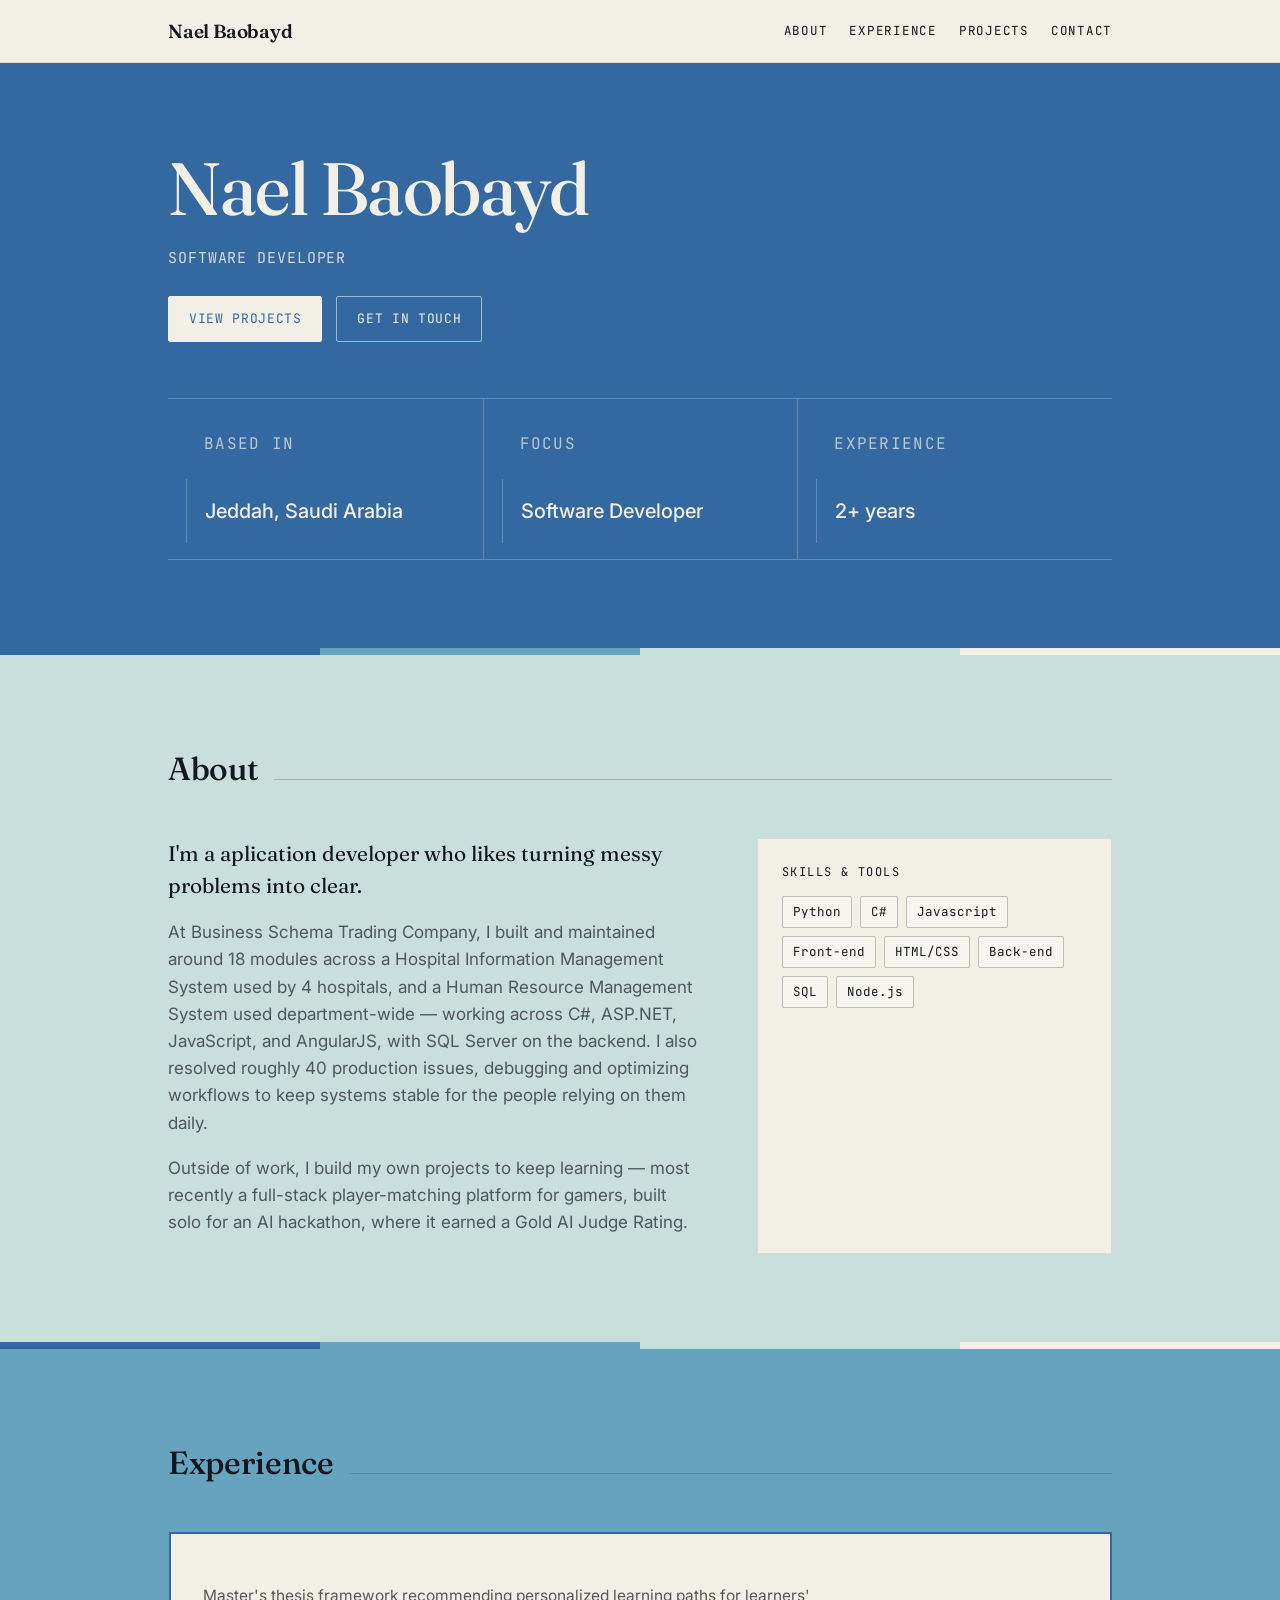
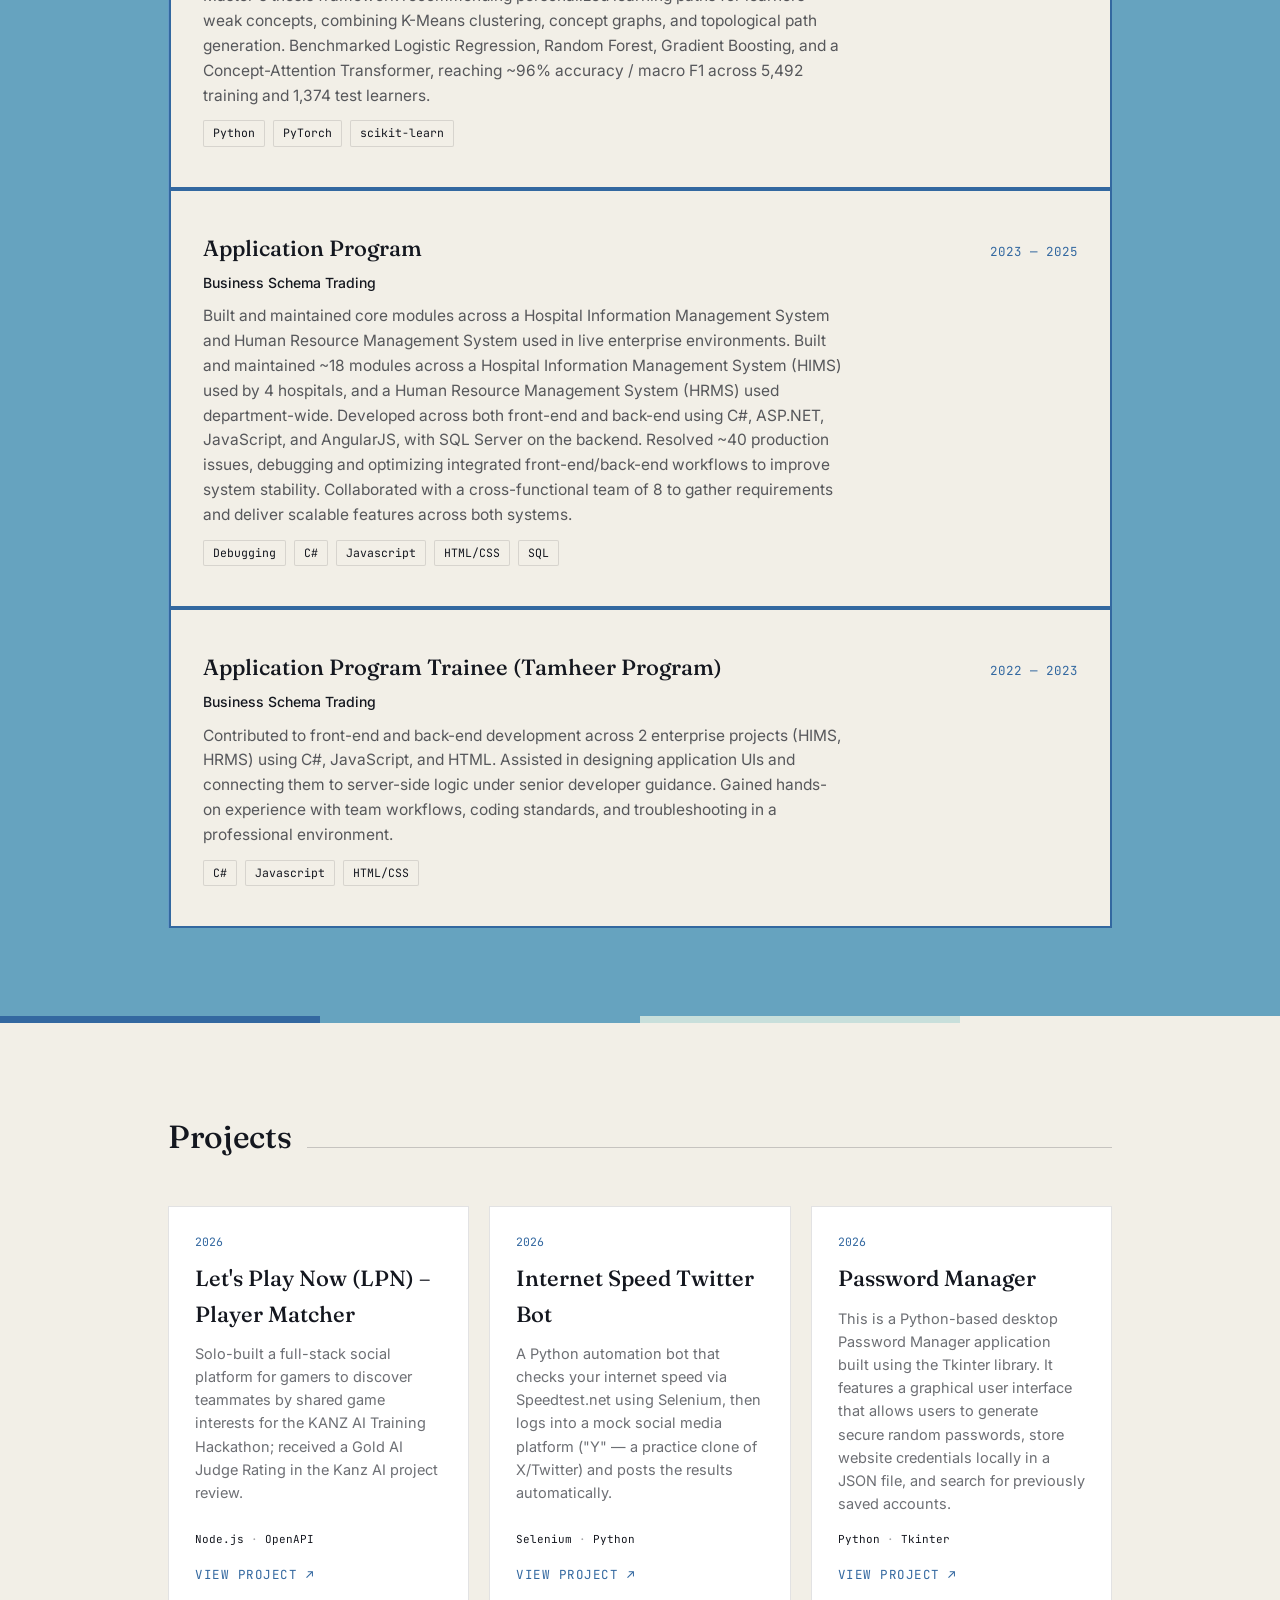
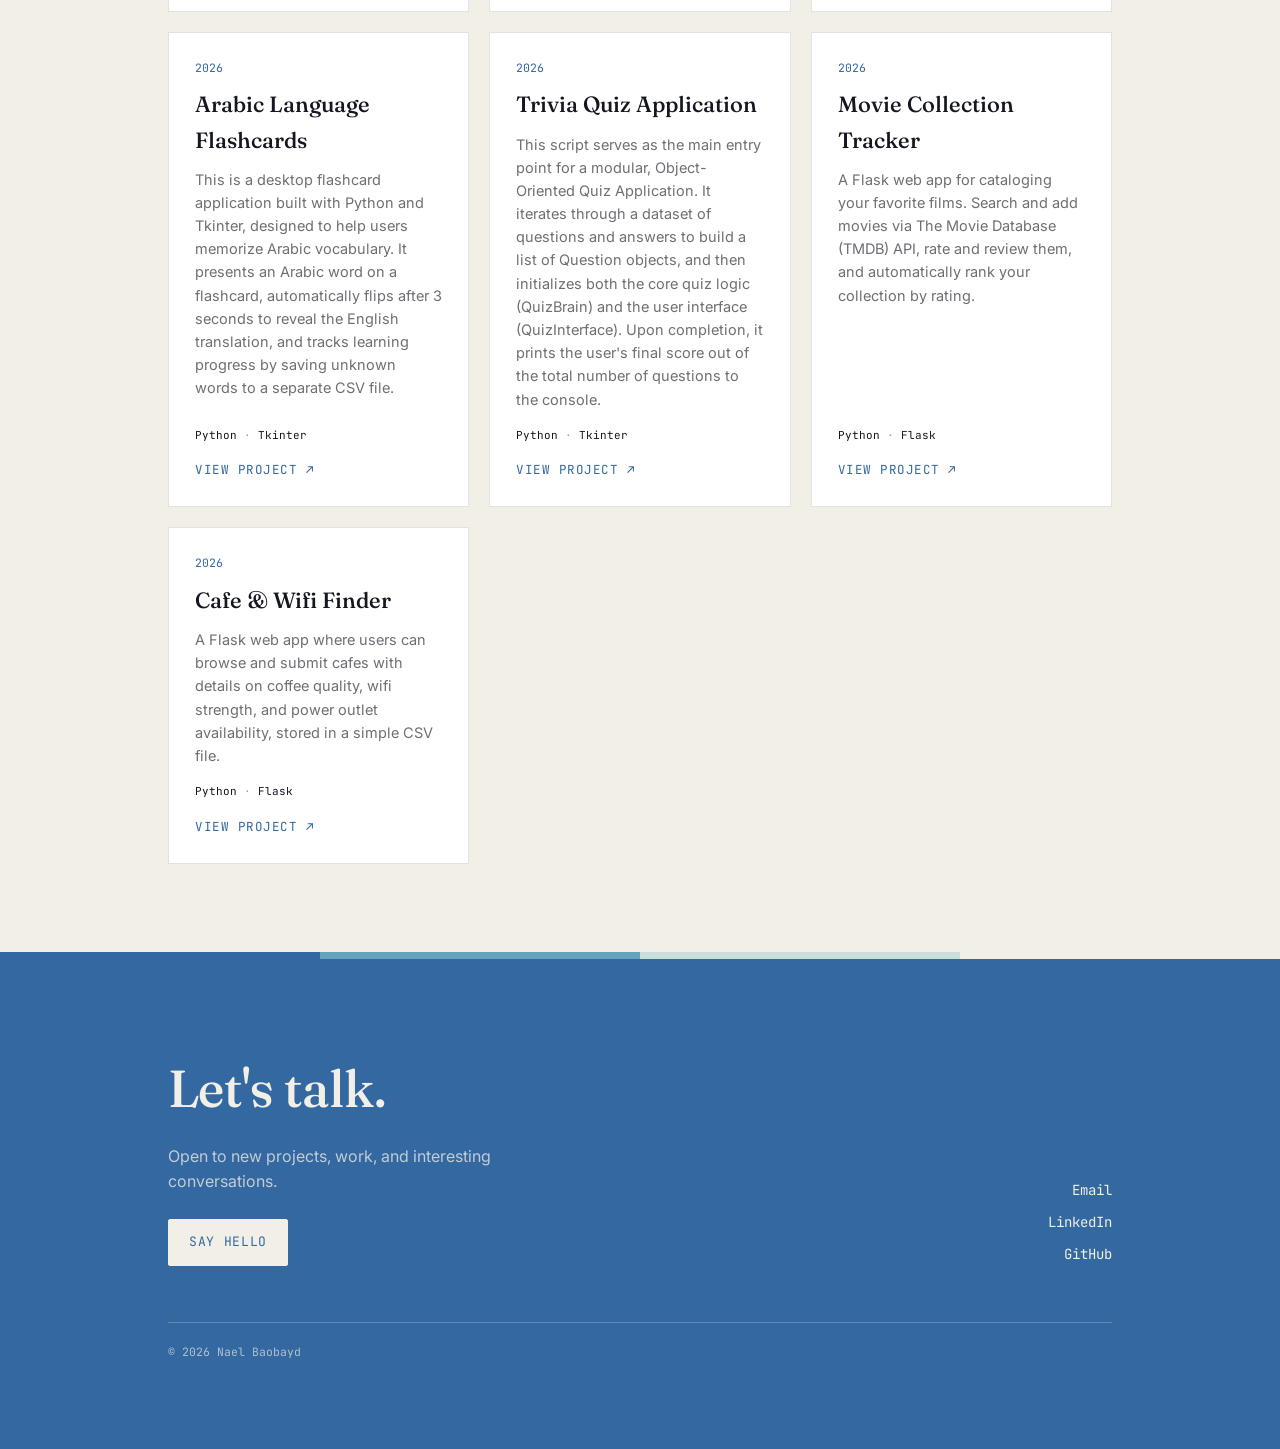
<file: index.html>
<!DOCTYPE html>
<html lang="en">
<head>
  <meta charset="UTF-8">
  <meta name="viewport" content="width=device-width, initial-scale=1.0">
  <title>Nael baobayd — Portfolio</title>
  <link rel="preconnect" href="https://fonts.googleapis.com">
  <link rel="preconnect" href="https://fonts.gstatic.com" crossorigin>
  <link href="https://fonts.googleapis.com/css2?family=Fraunces:ital,opsz,wght@0,9..144,400;0,9..144,500;0,9..144,600;1,9..144,500&family=Inter:wght@400;500;600&family=JetBrains+Mono:wght@400;500&display=swap" rel="stylesheet">
  <link rel="stylesheet" href="style.css">
  <script src="script.js" defer></script>
</head>
<body>


<header class="topnav">
  <div class="navbar">
    <div class="brand" id="nav-name">Your Name</div>
    <nav>
      <a href="#about">About</a>
      <a href="#experience">Experience</a>
      <a href="#projects">Projects</a>
      <a href="#contact">Contact</a>
    </nav>
  </div>
</header>

<main>

  <!-- HERO -->
  <section class="hero theme-navy" id="top">
    <div class="wrap">
      <h1 id="hero-name">Name</h1>
      <p class="role" id="hero-role">Title</p>
      <div class="actions">
        <a class="btn on-dark primary" href="#projects">View projects</a>
        <a class="btn on-dark ghost" href="#contact">Get in touch</a>
      </div>
      <div class="specsheet" id="specsheet"></div>
    </div>
  </section>

  <div class="palette-strip"><span class="s1"></span><span class="s2"></span><span class="s3"></span><span class="s4"></span></div>

  <!-- ABOUT -->
  <section class="theme-mint" id="about">
    <div class="wrap">
      <div class="section-head"><h2>About</h2><span class="rule"></span></div>
      <div class="about-grid">
        <div id="about-text"></div>
        <div class="skills-box card">
          <div class="label">Skills &amp; tools</div>
          <div class="skills-list" id="skills-list"></div>
        </div>
      </div>
    </div>
  </section>

  <div class="palette-strip"><span class="s1"></span><span class="s2"></span><span class="s3"></span><span class="s4"></span></div>

  <!-- EXPERIENCE -->
  <section class="theme-teal" id="experience">
    <div class="wrap">
      <div class="section-head"><h2>Experience</h2><span class="rule"></span></div>
      <div class="timeline" id="experience-list"></div>
    </div>
  </section>

  <div class="palette-strip"><span class="s1"></span><span class="s2"></span><span class="s3"></span><span class="s4"></span></div>

  <!-- PROJECTS -->
  <section class="theme-cream" id="projects">
    <div class="wrap">
      <div class="section-head"><h2>Projects</h2><span class="rule"></span></div>
      <div class="projects-grid" id="projects-grid"></div>
    </div>
  </section>

  <div class="palette-strip"><span class="s1"></span><span class="s2"></span><span class="s3"></span><span class="s4"></span></div>

  <!-- CONTACT -->
  <footer class="theme-navy" id="contact">
    <div class="wrap">
      <div class="contact-inner">
        <div>
          <h2 id="contact-heading">Let's talk.</h2>
          <p class="foot-lede fg-soft" id="contact-text">Open to new projects, collaborations, and interesting conversations.</p>
          <a class="btn on-dark primary" id="contact-cta" href="mailto:you@example.com">Say hello</a>
        </div>
        <div class="contact-links" id="contact-links"></div>
      </div>
      <div class="foot-bottom">
        <span id="foot-name">© 2026 Nael baobaid</span>
      </div>
    </div>
  </footer>

</main>

</body>
</html>
</file>
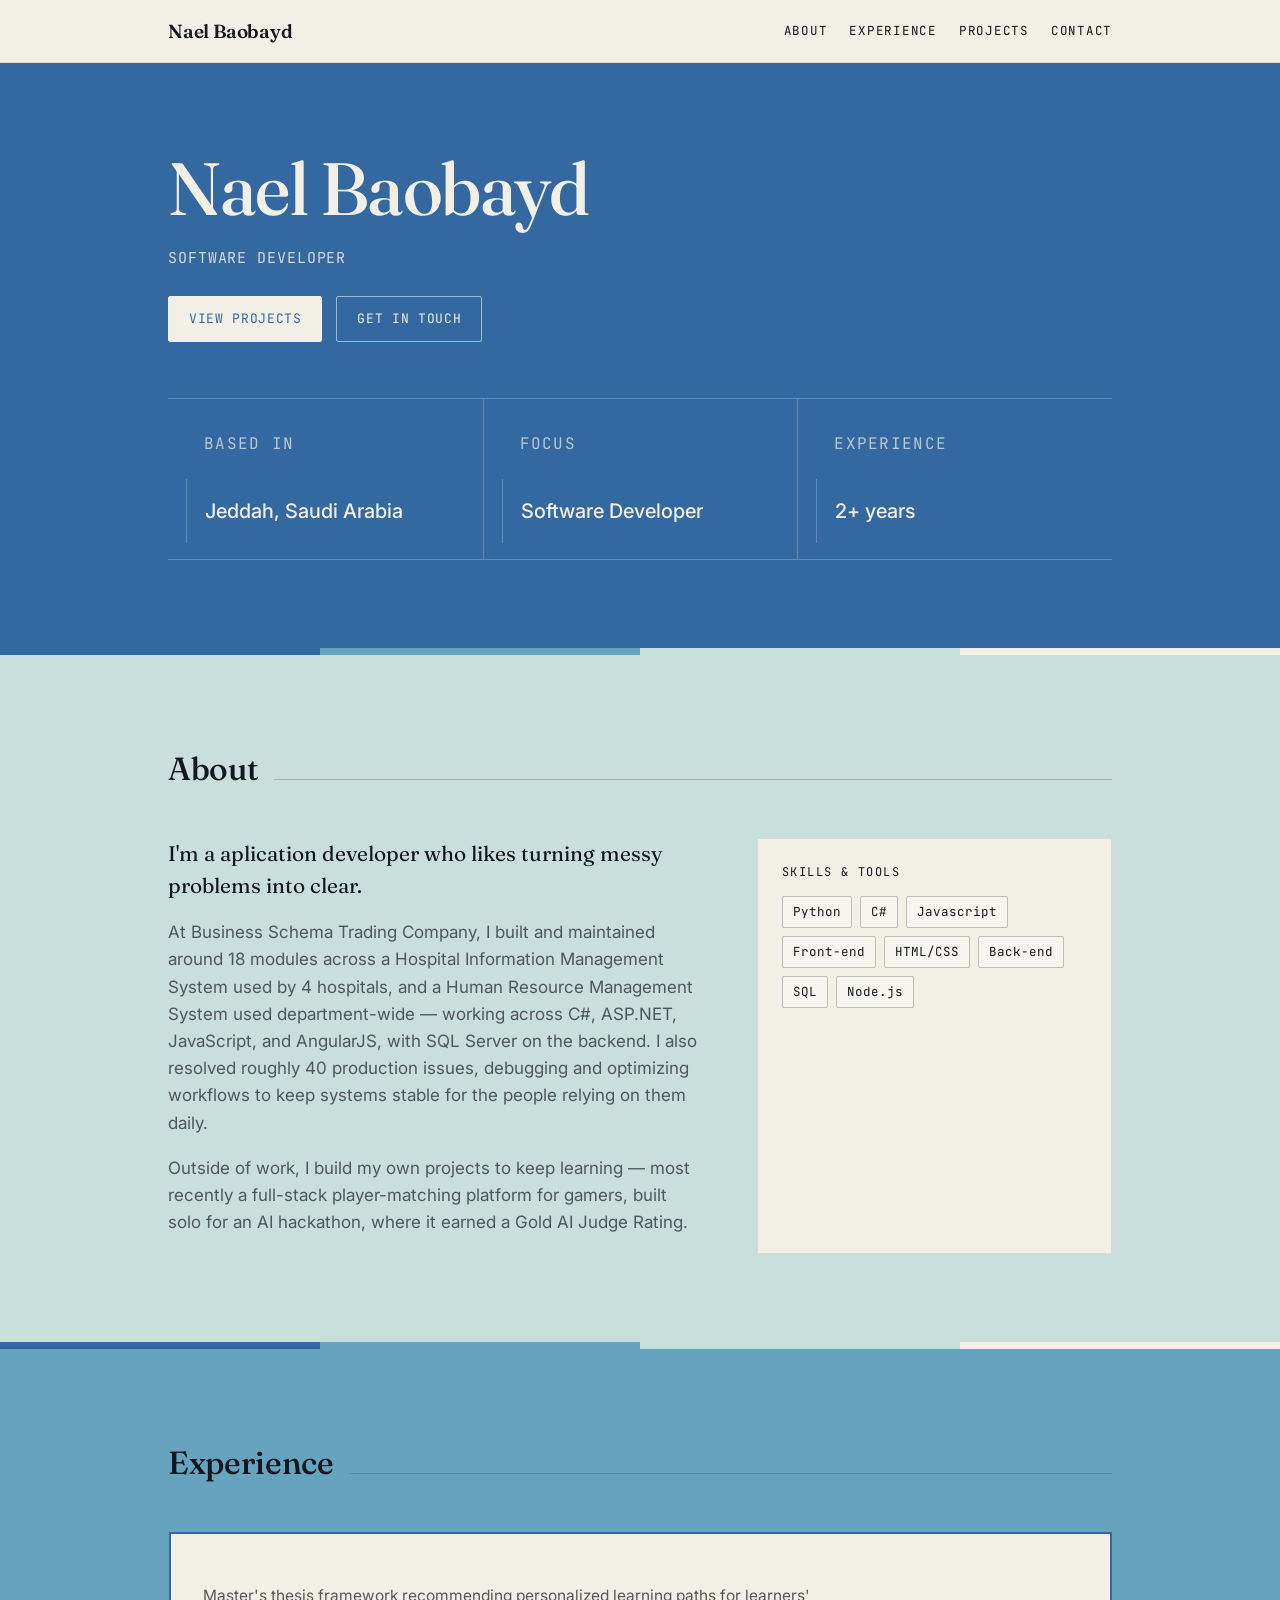
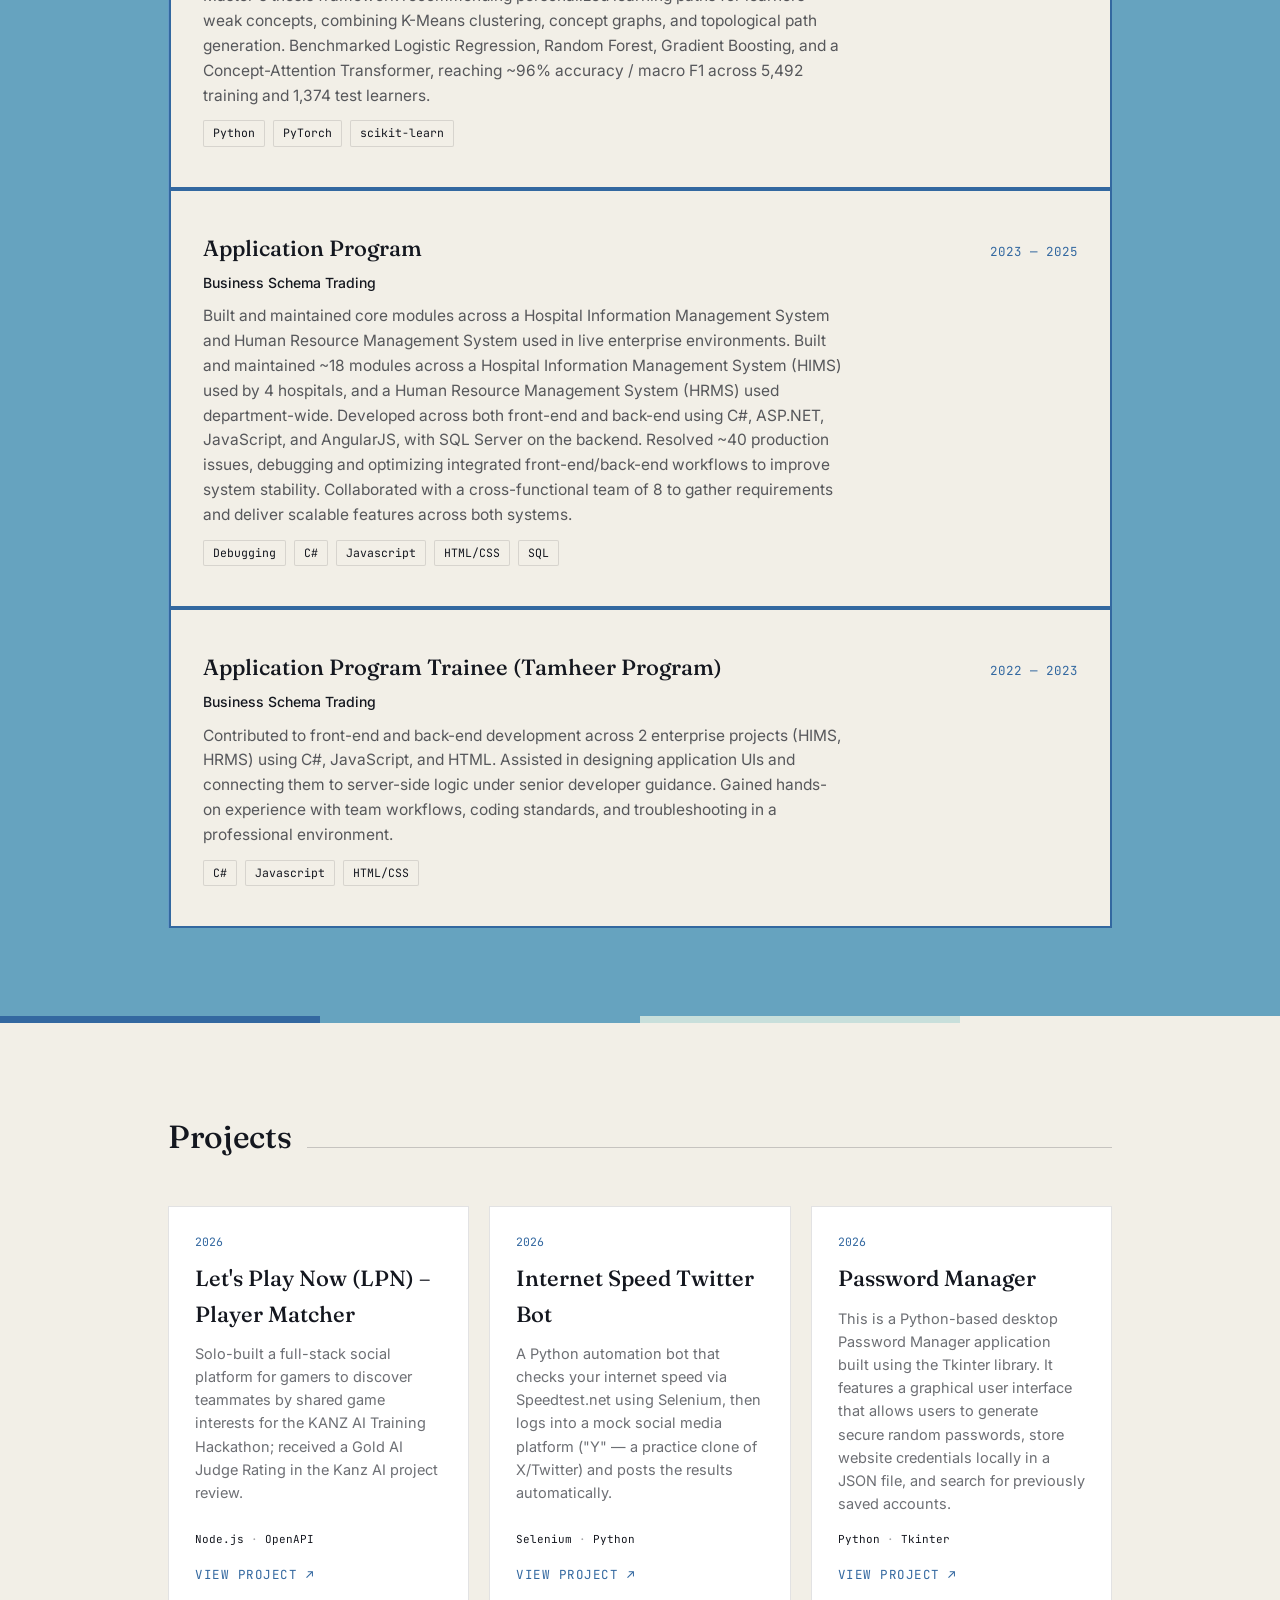
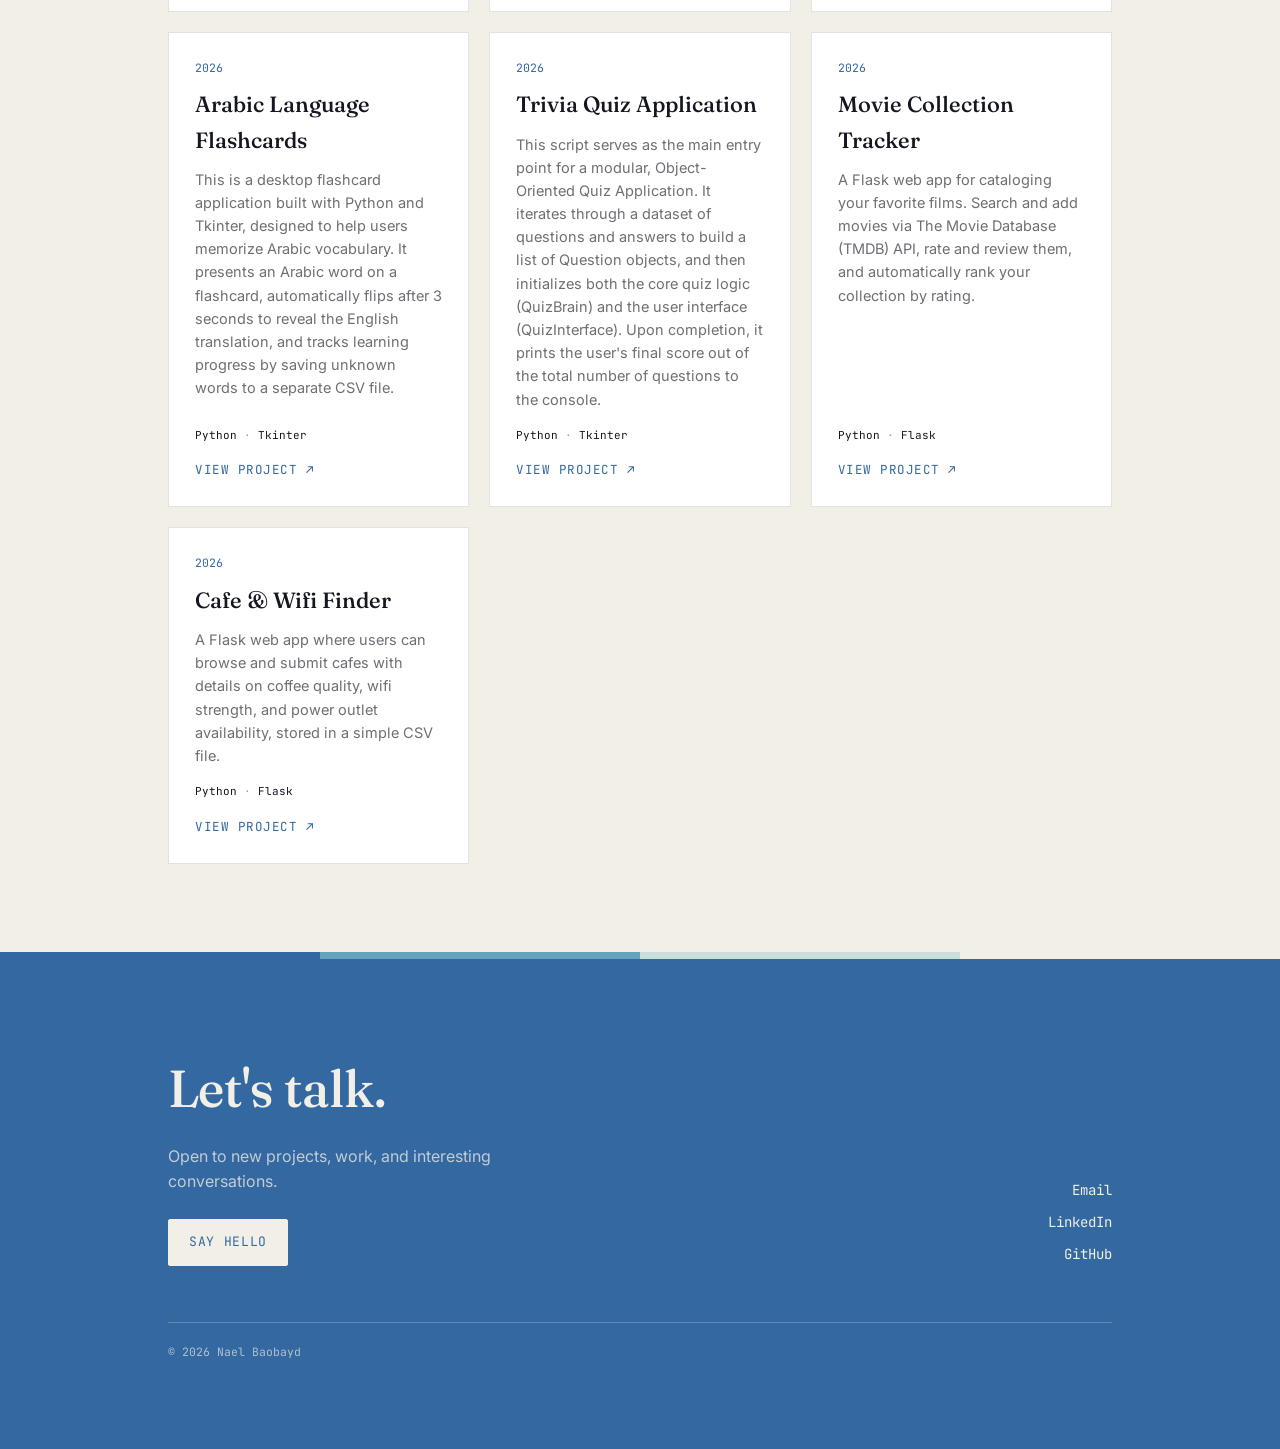
<file: portfolio.html>
<!DOCTYPE html>
<html lang="en">
<head>
  <meta charset="UTF-8">
  <meta name="viewport" content="width=device-width, initial-scale=1.0">
  <title>Nael baobayd — Portfolio</title>
  <link rel="preconnect" href="https://fonts.googleapis.com">
  <link rel="preconnect" href="https://fonts.gstatic.com" crossorigin>
  <link href="https://fonts.googleapis.com/css2?family=Fraunces:ital,opsz,wght@0,9..144,400;0,9..144,500;0,9..144,600;1,9..144,500&family=Inter:wght@400;500;600&family=JetBrains+Mono:wght@400;500&display=swap" rel="stylesheet">
  <link rel="stylesheet" href="style.css">
  <script src="script.js" defer></script>
</head>
<body>


<header class="topnav">
  <div class="navbar">
    <div class="brand" id="nav-name">Your Name</div>
    <nav>
      <a href="#about">About</a>
      <a href="#experience">Experience</a>
      <a href="#projects">Projects</a>
      <a href="#contact">Contact</a>
    </nav>
  </div>
</header>

<main>

  <!-- HERO -->
  <section class="hero theme-navy" id="top">
    <div class="wrap">
      <h1 id="hero-name">Name</h1>
      <p class="role" id="hero-role">Title</p>
      <div class="actions">
        <a class="btn on-dark primary" href="#projects">View projects</a>
        <a class="btn on-dark ghost" href="#contact">Get in touch</a>
      </div>
      <div class="specsheet" id="specsheet"></div>
    </div>
  </section>

  <div class="palette-strip"><span class="s1"></span><span class="s2"></span><span class="s3"></span><span class="s4"></span></div>

  <!-- ABOUT -->
  <section class="theme-mint" id="about">
    <div class="wrap">
      <div class="section-head"><h2>About</h2><span class="rule"></span></div>
      <div class="about-grid">
        <div id="about-text"></div>
        <div class="skills-box card">
          <div class="label">Skills &amp; tools</div>
          <div class="skills-list" id="skills-list"></div>
        </div>
      </div>
    </div>
  </section>

  <div class="palette-strip"><span class="s1"></span><span class="s2"></span><span class="s3"></span><span class="s4"></span></div>

  <!-- EXPERIENCE -->
  <section class="theme-teal" id="experience">
    <div class="wrap">
      <div class="section-head"><h2>Experience</h2><span class="rule"></span></div>
      <div class="timeline" id="experience-list"></div>
    </div>
  </section>

  <div class="palette-strip"><span class="s1"></span><span class="s2"></span><span class="s3"></span><span class="s4"></span></div>

  <!-- PROJECTS -->
  <section class="theme-cream" id="projects">
    <div class="wrap">
      <div class="section-head"><h2>Projects</h2><span class="rule"></span></div>
      <div class="projects-grid" id="projects-grid"></div>
    </div>
  </section>

  <div class="palette-strip"><span class="s1"></span><span class="s2"></span><span class="s3"></span><span class="s4"></span></div>

  <!-- CONTACT -->
  <footer class="theme-navy" id="contact">
    <div class="wrap">
      <div class="contact-inner">
        <div>
          <h2 id="contact-heading">Let's talk.</h2>
          <p class="foot-lede fg-soft" id="contact-text">Open to new projects, collaborations, and interesting conversations.</p>
          <a class="btn on-dark primary" id="contact-cta" href="mailto:you@example.com">Say hello</a>
        </div>
        <div class="contact-links" id="contact-links"></div>
      </div>
      <div class="foot-bottom">
        <span id="foot-name">© 2026 Nael baobaid</span>
      </div>
    </div>
  </footer>

</main>

</body>
</html>
</file>
<file: style.css>
/* =====================================================================
  HOW TO EDIT THIS PAGE
  ---------------------------------------------------------------
  1. Scroll to the "EDIT YOUR INFO HERE" block inside the <script>
     tag near the bottom of this file and swap in your own text.
  2. Colors come from the palette strip at the very top of the page —
     each section below picks it up as its background. To change the
     palette, edit the four --c-* hex values in :root at the top of
     the CSS.
  3. Save the file and reopen it in your browser to see changes.
===================================================================== */


:root{
    /* -------- the four palette colors -------- */
    --c-navy:#3368A0;
    --c-teal:#66A3BF;
    --c-mint:#C8DFDB;
    --c-cream:#F2EFE7;
    --c-ink:#14171F;

    --font-display:'Fraunces', serif;
    --font-body:'Inter', sans-serif;
    --font-mono:'JetBrains Mono', monospace;
    --maxw:1000px;
    --radius:2px;
  }

  *{box-sizing:border-box;}
  html{scroll-behavior:smooth;}
  body{
    margin:0;
    background:var(--c-cream);
    color:var(--c-ink);
    font-family:var(--font-body);
    line-height:1.6;
    -webkit-font-smoothing:antialiased;
  }
  a{text-decoration:none;}
  a:focus-visible, button:focus-visible{outline:2px solid var(--c-navy); outline-offset:3px;}
  .wrap{max-width:var(--maxw); margin:0 auto; padding:0 28px;}

  /* -------- signature: the palette strip -------- */
  .palette-strip{height:7px; display:flex; width:100%;}
  .palette-strip span{flex:1;}
  .palette-strip .s1{background:var(--c-navy);}
  .palette-strip .s2{background:var(--c-teal);}
  .palette-strip .s3{background:var(--c-mint);}
  .palette-strip .s4{background:var(--c-cream);}

  .label{
    font-family:var(--font-mono);
    font-size:12px;
    letter-spacing:0.12em;
    text-transform:uppercase;
  }

  /* ---------- top nav ---------- */
  header.topnav{
    position:sticky; top:0; z-index:50;
    background:rgba(242,239,231,0.92);
    backdrop-filter:blur(6px);
    border-bottom:1px solid rgba(20,23,31,0.1);
  }
  .navbar{
    display:flex; align-items:center; justify-content:space-between;
    max-width:var(--maxw); margin:0 auto; padding:16px 28px;
  }
  .navbar .brand{
    font-family:var(--font-display); font-weight:600; font-size:19px; letter-spacing:-0.01em;
    color:var(--c-ink);
  }
  .navbar nav{display:flex; gap:22px;}
  .navbar nav a{
    font-family:var(--font-mono); font-size:12.5px; letter-spacing:0.06em; text-transform:uppercase;
    color:var(--c-ink);
  }
  .navbar nav a:hover{color:var(--c-navy);}

  /* ---------- section theme shells ---------- */
  /* Each section owns one color from the palette, with text/card
     colors chosen per-band for contrast. */
  section, footer{padding:88px 0;}

  .theme-navy{ background:var(--c-navy); color:var(--c-cream); }
  .theme-navy .fg-soft{ color:rgba(242,239,231,0.75); }
  .theme-navy .card{ background:#2A567F; border:1px solid rgba(242,239,231,0.18); }
  .theme-navy .chip{ border:1px solid rgba(242,239,231,0.35); color:rgba(242,239,231,0.9); }

  .theme-mint{ background:var(--c-mint); color:var(--c-ink); }
  .theme-mint .fg-soft{ color:rgba(20,23,31,0.68); }
  .theme-mint .card{ background:var(--c-cream); border:1px solid rgba(20,23,31,0.1); }
  .theme-mint .chip{ border:1px solid rgba(20,23,31,0.25); color:var(--c-ink); background:rgba(255,255,255,0.4); }

  .theme-teal{ background:var(--c-teal); color:var(--c-ink); }
  .theme-teal .fg-soft{ color:rgba(20,23,31,0.7); }
  .theme-teal .card{ background:var(--c-cream); border:1px solid rgba(20,23,31,0.12); }
  .theme-teal .dot{ background:var(--c-cream); border:2px solid var(--c-navy); }

  .theme-cream{ background:var(--c-cream); color:var(--c-ink); }
  .theme-cream .fg-soft{ color:rgba(20,23,31,0.62); }
  .theme-cream .card{ background:#FFFFFF; border:1px solid rgba(20,23,31,0.12); }

  .section-head{ display:flex; align-items:baseline; gap:16px; margin-bottom:44px; }
  .section-head .num{ font-family:var(--font-mono); font-size:14px; }
  .section-head h2{ font-family:var(--font-display); font-weight:500; font-size:32px; margin:0; letter-spacing:-0.01em; }
  .section-head .rule{ flex:1; height:1px; background:currentColor; opacity:0.2; }

  /* ---------- hero (navy) ---------- */
  .hero .tag{
    display:inline-flex; align-items:center; gap:8px;
    font-family:var(--font-mono); font-size:12.5px;
    color:var(--c-mint); border:1px solid var(--c-mint);
    padding:5px 12px; border-radius:var(--radius); margin-bottom:26px;
  }
  .hero .tag::before{content:"●"; font-size:8px;}
  .hero h1{
    font-family:var(--font-display); font-weight:500;
    font-size:clamp(40px, 7vw, 74px); line-height:1.03;
    margin:0 0 18px; letter-spacing:-0.02em; color:var(--c-cream);
  }
  .hero h1 em{ font-style:italic; font-weight:500; color:var(--c-mint); }
  .hero .role{
    font-family:var(--font-mono); font-size:15px; margin:0 0 26px;
    text-transform:uppercase; letter-spacing:0.06em; color:rgba(242,239,231,0.85);
  }
  .hero p.tagline{ font-size:19px; max-width:600px; margin:0 0 34px; }
  .hero .actions{ display:flex; gap:14px; flex-wrap:wrap; }

  .btn{
    font-family:var(--font-mono); font-size:13px; text-transform:uppercase; letter-spacing:0.05em;
    padding:12px 20px; border-radius:var(--radius); display:inline-block; border:1px solid transparent;
  }
  .btn.on-dark.primary{ background:var(--c-cream); color:var(--c-navy); border-color:var(--c-cream); }
  .btn.on-dark.primary:hover{ background:var(--c-mint); border-color:var(--c-mint); }
  .btn.on-dark.ghost{ background:transparent; color:var(--c-cream); border-color:rgba(242,239,231,0.6); }
  .btn.on-dark.ghost:hover{ border-color:var(--c-cream); }
  .btn.on-light.primary{ background:var(--c-navy); color:var(--c-cream); border-color:var(--c-navy); }
  .btn.on-light.primary:hover{ background:#274F7C; }
  .btn.on-light.ghost{ background:transparent; color:var(--c-ink); border-color:rgba(20,23,31,0.4); }
  .btn.on-light.ghost:hover{ border-color:var(--c-ink); }

  .specsheet{
    margin-top:56px; display:grid; grid-template-columns:repeat(auto-fit, minmax(150px,1fr));
    border-top:1px solid rgba(242,239,231,0.25); border-bottom:1px solid rgba(242,239,231,0.25);
  }
  .specsheet div{ padding:16px 18px; border-left:1px solid rgba(242,239,231,0.25); }
  .specsheet div:first-child{ border-left:none; }
  .specsheet .k{ font-family:var(--font-mono); font-size:16px; text-transform:uppercase; letter-spacing:0.08em; margin-bottom:6px; color:rgba(242,239,231,0.7); }
  .specsheet .v{ font-size:20px; font-weight:500; }

  /* ---------- about (mint) ---------- */
  .about-grid{ display:grid; grid-template-columns:1.5fr 1fr; gap:56px; }
  .about-grid p{ font-size:17px; margin:0 0 18px; }
  .about-grid p:first-child{ font-size:21px; font-family:var(--font-display); font-weight:400; line-height:1.5; }
  .skills-box{ padding:24px; }
  .skills-box .label{ margin-bottom:14px; }
  .skills-list{ display:flex; flex-wrap:wrap; gap:8px; }
  .skills-list span{ font-family:var(--font-mono); font-size:12.5px; padding:5px 10px; border-radius:var(--radius); }

  /* ---------- experience (teal) ---------- */
  .timeline{ border-left:1px solid rgba(93, 126, 218, 0.25); }
  .timeline-item{ position:relative; padding:40px 32px 40px 32px; }
  .timeline-item:last-child{ padding-bottom:2; }
  .timeline-item::before{
    content:""; position:absolute; left:-5px; top:6px; width:9px; height:9px; border-radius:50%;
  }
  .ti-top{ display:flex; flex-wrap:wrap; align-items:baseline; gap:10px; margin-bottom:6px; }
  .ti-top h3{ font-family:var(--font-display); font-weight:500; font-size:22px; margin:0; }
  .ti-top .period{ font-family:var(--font-mono); font-size:12.5px; color:var(--c-navy); margin-left:auto; }
  .ti-company{ font-size:14px; font-weight:500; margin-bottom:10px; }
  .ti-desc{ font-size:15.5px; max-width:640px; margin-bottom:12px; }
  .ti-tags{ display:flex; gap:8px; flex-wrap:wrap; }
  .ti-tags span{ font-family:var(--font-mono); font-size:11.5px; padding:3px 9px; border-radius:var(--radius); }

  /* ---------- projects (cream) ---------- */
  .projects-grid{ display:grid; grid-template-columns:repeat(auto-fit, minmax(280px,1fr)); gap:20px; }
  .project-card{
    padding:26px; display:flex; flex-direction:column;
    transition:border-color .15s ease, transform .15s ease;
  }
  .project-card:hover{ border-color:var(--c-navy); transform:translateY(-2px); }
  .project-card .p-year{ font-family:var(--font-mono); font-size:11.5px; color:var(--c-navy); margin-bottom:10px; }
  .project-card h3{ font-family:var(--font-display); font-weight:500; font-size:22px; margin:0 0 10px; }
  .project-card p{ font-size:14.5px; flex:1; margin:0 0 16px; }
  .project-card .p-tags{ display:flex; gap:7px; flex-wrap:wrap; margin-bottom:16px; }
  .project-card .p-tags span{ font-family:var(--font-mono); font-size:11px; }
  .project-card .p-tags span::after{ content:" ·"; opacity:0.4; }
  .project-card .p-tags span:last-child::after{ content:""; }
  .project-card .p-link{ font-family:var(--font-mono); font-size:12.5px; text-transform:uppercase; letter-spacing:0.04em; color:var(--c-navy); }
  .project-card .p-link:hover{ text-decoration:underline; }

  /* ---------- contact (navy) ---------- */
  .contact-inner{ display:flex; justify-content:space-between; align-items:flex-end; flex-wrap:wrap; gap:30px; }
  footer h2{ font-family:var(--font-display); font-weight:500; font-size:clamp(32px,5vw,52px); margin:0 0 14px; letter-spacing:-0.01em; color:var(--c-cream); }
  footer p.foot-lede{ font-size:16px; max-width:420px; margin:0 0 24px; }
  .contact-links{ display:flex; flex-direction:column; gap:10px; align-items:flex-end; }
  .contact-links a{ font-family:var(--font-mono); font-size:14px; color:var(--c-cream); }
  .contact-links a:hover{ color:var(--c-mint); }
  .foot-bottom{
    margin-top:56px; padding-top:20px; border-top:1px solid rgba(242,239,231,0.25);
    display:flex; justify-content:space-between; font-family:var(--font-mono); font-size:11.5px;
    color:rgba(242,239,231,0.65); flex-wrap:wrap; gap:8px;
  }

  @media (max-width:760px){
    .navbar nav{ display:none; }
    .about-grid{ grid-template-columns:1fr; }
    .ti-top .period{ margin-left:0; }
    .contact-inner{ flex-direction:column; align-items:flex-start; }
    .contact-links{ align-items:flex-start; }
  }
  @media (prefers-reduced-motion:reduce){
    html{ scroll-behavior:auto; }
    .project-card{ transition:none; }
  }
</file>
